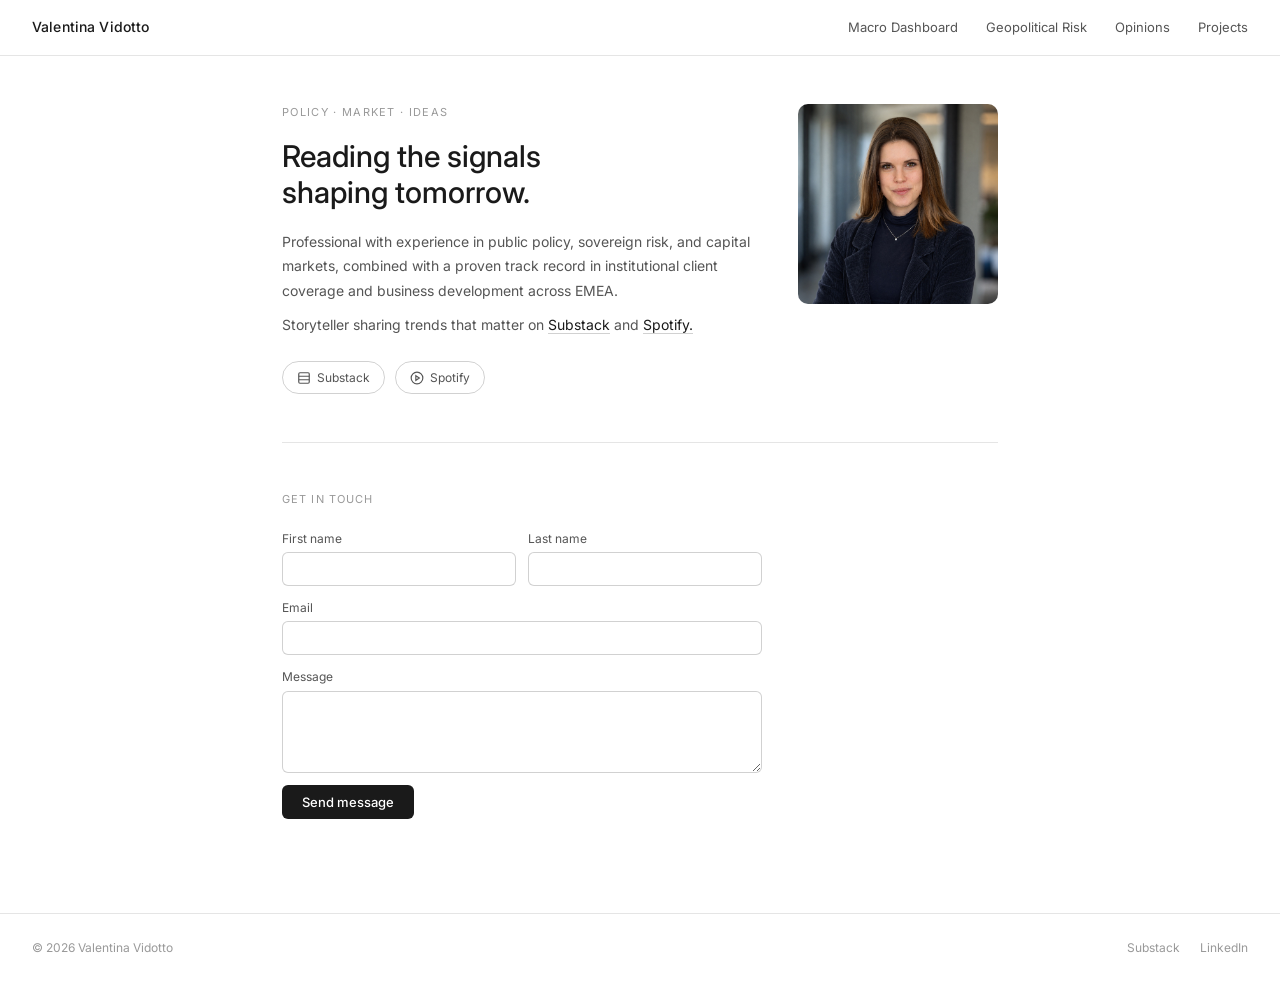
<file: index.html>
<!DOCTYPE html>
<html lang="en">
<head>
  <meta charset="UTF-8" />
  <meta name="viewport" content="width=device-width, initial-scale=1.0" />
  <title>Valentina Vidotto</title>
  <meta name="description" content="Professional with experience in public policy, sovereign risk, and capital markets across EMEA." />
  <link rel="stylesheet" href="assets/css/style.css" />
  <link rel="preconnect" href="https://fonts.googleapis.com" />
  <link rel="preconnect" href="https://fonts.gstatic.com" crossorigin />
  <link href="https://fonts.googleapis.com/css2?family=Inter:wght@400;500&display=swap" rel="stylesheet" />
</head>
<body>

  <nav class="nav" id="nav">
    <a class="nav-name" href="index.html">Valentina Vidotto</a>
    <button class="nav-toggle" id="nav-toggle" aria-label="Toggle menu">
      <span></span><span></span><span></span>
    </button>
    <div class="nav-links" id="nav-links">
      <a href="macro.html">Macro Dashboard</a>
       <a href="research/geopolitical-risk.html">Geopolitical Risk</a>
      <a href="opinions.html">Opinions</a>
      <a href="projects.html">Projects</a>
    </div>
  </nav>

  <main class="main">
    <section class="hero">
      <div class="hero-text">
        <p class="eyebrow">Policy · Market · Ideas</p>
        <h1>Reading the signals<br>shaping tomorrow.</h1>
        <p class="bio">Professional with experience in public policy, sovereign risk, and capital markets, combined with a proven track record in institutional client coverage and business development across EMEA.</p>
        <p class="bio">Storyteller sharing trends that matter on <a href="https://thecurrencyofchange.substack.com/" target="_blank" rel="noopener">Substack</a> and <a href="https://open.spotify.com/episode/017CqbQ0My6Vdus1MjJiqW" target="_blank" rel="noopener">Spotify.</a> </p>
        <div class="pill-row">
          <a class="pill" href="https://thecurrencyofchange.substack.com/" target="_blank" rel="noopener">
            <svg width="14" height="14" viewBox="0 0 24 24" fill="none" stroke="currentColor" stroke-width="2" aria-hidden="true"><rect x="3" y="3" width="18" height="18" rx="2"/><path d="M3 9h18M3 15h18"/></svg>
            Substack
          </a>
          <a class="pill" href="https://open.spotify.com/episode/017CqbQ0My6Vdus1MjJiqW" target="_blank" rel="noopener">
            <svg width="14" height="14" viewBox="0 0 24 24" fill="none" stroke="currentColor" stroke-width="2" aria-hidden="true"><circle cx="12" cy="12" r="10"/><polygon points="10,8 16,12 10,16"/></svg>
            Spotify
          </a>
        </div>
      </div>
      <div class="hero-photo">
        <img src="assets/img/photo.jpeg" alt="Valentina Vidotto" style="width:100%;border-radius:10px;object-fit:cover;" />
      </div>
    </section>

    <section class="contact" id="contact">
      <p class="section-label">Get in touch</p>
      <form class="contact-form" id="contact-form" novalidate>
        <div class="form-row">
          <div class="field">
            <label for="fname">First name</label>
            <input type="text" id="fname" name="fname" autocomplete="given-name" required />
          </div>
          <div class="field">
            <label for="lname">Last name</label>
            <input type="text" id="lname" name="lname" autocomplete="family-name" required />
          </div>
        </div>
        <div class="field">
          <label for="email">Email</label>
          <input type="email" id="email" name="email" autocomplete="email" required />
        </div>
        <div class="field">
          <label for="message">Message</label>
          <textarea id="message" name="message" rows="4" required></textarea>
        </div>
        <button type="submit" class="btn-primary">Send message</button>
        <p class="form-status" id="form-status" aria-live="polite"></p>
      </form>
    </section>
  </main>

  <footer class="footer">
    <span>© 2026 Valentina Vidotto</span>
    <div class="footer-links">
      <a href="https://thecurrencyofchange.substack.com/" target="_blank" rel="noopener">Substack</a>
      <a href="https://www.linkedin.com/in/valentina-vidotto/" target="_blank" rel="noopener">LinkedIn</a>
    </div>
  </footer>

  <script src="assets/js/nav.js"></script>
  <script src="assets/js/contact.js"></script>
</body>
</html>
</file>
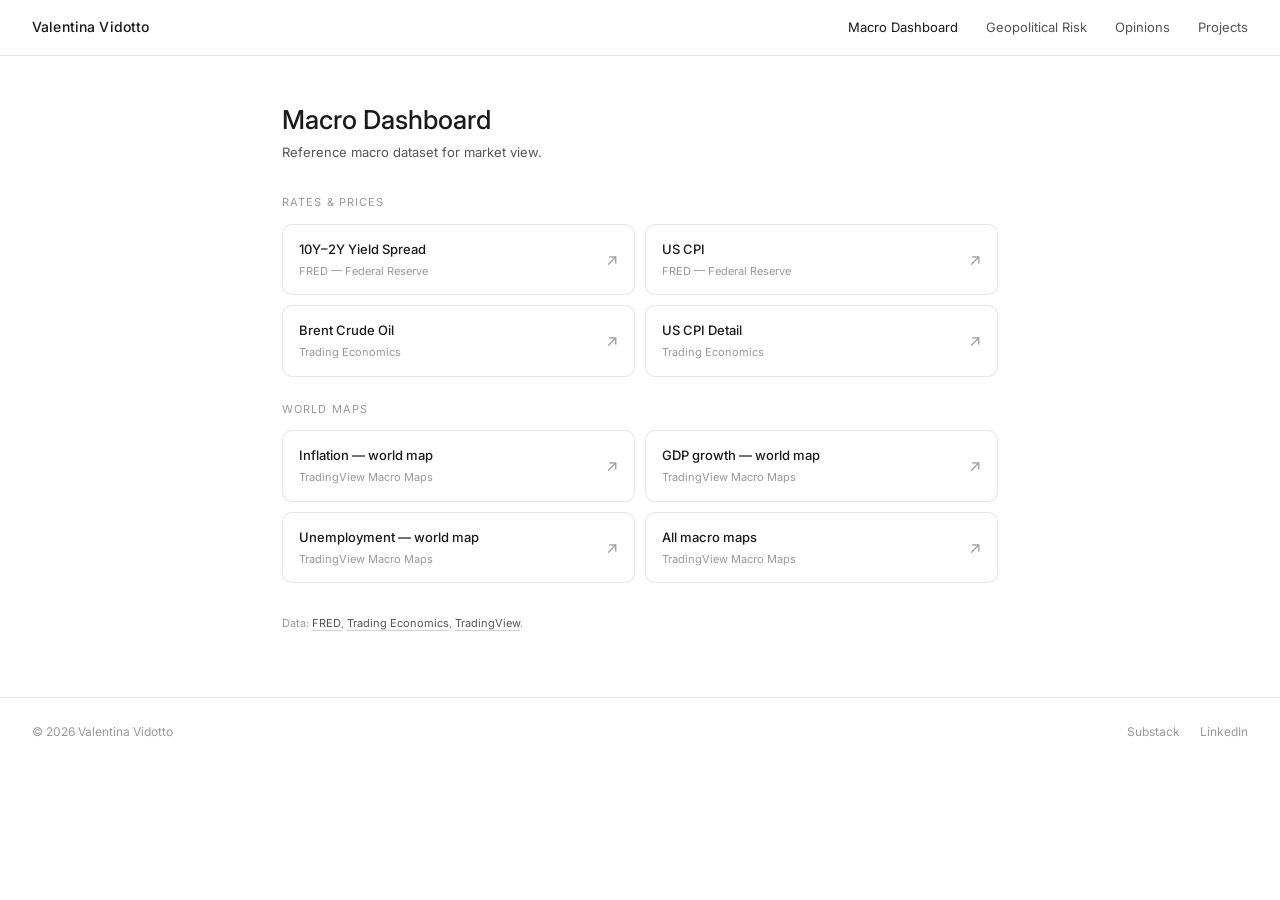
<file: macro.html>
<!DOCTYPE html>
<html lang="en">
<head>
  <meta charset="UTF-8" />
  <meta name="viewport" content="width=device-width, initial-scale=1.0" />
  <title>Macro Dashboard — Valentina Vidotto</title>
  <link rel="stylesheet" href="assets/css/style.css" />
  <link rel="preconnect" href="https://fonts.googleapis.com" />
  <link rel="preconnect" href="https://fonts.gstatic.com" crossorigin />
  <link href="https://fonts.googleapis.com/css2?family=Inter:wght@400;500&display=swap" rel="stylesheet" />
  <style>
    .link-card {
      display: flex; justify-content: space-between; align-items: center;
      padding: 14px 16px; border: 0.5px solid var(--border);
      border-radius: var(--radius); background: var(--bg);
      text-decoration: none; color: var(--text);
      transition: background 0.15s, border-color 0.15s;
    }
    .link-card:hover { background: var(--bg-2); border-color: var(--border-2); }
    .link-card-left { display: flex; flex-direction: column; gap: 3px; }
    .link-card-label { font-size: 13px; font-weight: 500; }
    .link-card-source { font-size: 11px; color: var(--text-3); }
    .link-card-arrow { color: var(--text-3); font-size: 16px; flex-shrink: 0; }
    .link-grid { display: grid; grid-template-columns: 1fr 1fr; gap: 10px; }
    @media (max-width: 600px) { .link-grid { grid-template-columns: 1fr; } }
  </style>
</head>
<body>

  <nav class="nav" id="nav">
    <a class="nav-name" href="index.html">Valentina Vidotto</a>
    <button class="nav-toggle" id="nav-toggle" aria-label="Toggle menu">
      <span></span><span></span><span></span>
    </button>
    <div class="nav-links" id="nav-links">
      <a href="macro.html" class="active">Macro Dashboard</a>
      <a href="research/geopolitical-risk.html">Geopolitical Risk</a>
      <a href="opinions.html">Opinions</a>
      <a href="projects.html">Projects</a>
    </div>
  </nav>

  <main class="main">
    <div class="page-header">
      <h1 class="page-title">Macro Dashboard</h1>
      <p class="page-sub">Reference macro dataset for market view.</p>
    </div>

    <p class="section-label" style="margin-bottom:0.75rem">Rates &amp; prices</p>
    <div class="link-grid" style="margin-bottom:1.5rem">
      <a class="link-card" href="https://fred.stlouisfed.org/series/T10Y2Y" target="_blank" rel="noopener">
        <div class="link-card-left">
          <span class="link-card-label">10Y–2Y Yield Spread</span>
          <span class="link-card-source">FRED — Federal Reserve</span>
        </div>
        <span class="link-card-arrow">↗</span>
      </a>
      <a class="link-card" href="https://fred.stlouisfed.org/series/CPIAUCSL" target="_blank" rel="noopener">
        <div class="link-card-left">
          <span class="link-card-label">US CPI</span>
          <span class="link-card-source">FRED — Federal Reserve</span>
        </div>
        <span class="link-card-arrow">↗</span>
      </a>
      <a class="link-card" href="https://tradingeconomics.com/commodity/brent-crude-oil" target="_blank" rel="noopener">
        <div class="link-card-left">
          <span class="link-card-label">Brent Crude Oil</span>
          <span class="link-card-source">Trading Economics</span>
        </div>
        <span class="link-card-arrow">↗</span>
      </a>
      <a class="link-card" href="https://tradingeconomics.com/united-states/consumer-price-index-cpi" target="_blank" rel="noopener">
        <div class="link-card-left">
          <span class="link-card-label">US CPI Detail</span>
          <span class="link-card-source">Trading Economics</span>
        </div>
        <span class="link-card-arrow">↗</span>
      </a>
    </div>

    <p class="section-label" style="margin-bottom:0.75rem">World maps</p>
    <div class="link-grid" style="margin-bottom:2rem">
      <a class="link-card" href="https://www.tradingview.com/macro-maps/?map=inflation" target="_blank" rel="noopener">
        <div class="link-card-left">
          <span class="link-card-label">Inflation — world map</span>
          <span class="link-card-source">TradingView Macro Maps</span>
        </div>
        <span class="link-card-arrow">↗</span>
      </a>
      <a class="link-card" href="https://www.tradingview.com/macro-maps/?map=gdp" target="_blank" rel="noopener">
        <div class="link-card-left">
          <span class="link-card-label">GDP growth — world map</span>
          <span class="link-card-source">TradingView Macro Maps</span>
        </div>
        <span class="link-card-arrow">↗</span>
      </a>
      <a class="link-card" href="https://www.tradingview.com/macro-maps/?map=unemployment" target="_blank" rel="noopener">
        <div class="link-card-left">
          <span class="link-card-label">Unemployment — world map</span>
          <span class="link-card-source">TradingView Macro Maps</span>
        </div>
        <span class="link-card-arrow">↗</span>
      </a>
      <a class="link-card" href="https://www.tradingview.com/macro-maps/" target="_blank" rel="noopener">
        <div class="link-card-left">
          <span class="link-card-label">All macro maps</span>
          <span class="link-card-source">TradingView Macro Maps</span>
        </div>
        <span class="link-card-arrow">↗</span>
      </a>
    </div>

    <p class="data-note">Data: <a href="https://fred.stlouisfed.org" target="_blank" rel="noopener">FRED</a>, <a href="https://tradingeconomics.com" target="_blank" rel="noopener">Trading Economics</a>, <a href="https://www.tradingview.com" target="_blank" rel="noopener">TradingView</a>.</p>
  </main>

  <footer class="footer">
    <span>© 2026 Valentina Vidotto</span>
    <div class="footer-links">
      <a href="https://thecurrencyofchange.substack.com/" target="_blank" rel="noopener">Substack</a>
      <a href="https://www.linkedin.com/in/valentina-vidotto" target="_blank" rel="noopener">LinkedIn</a>
    </div>
  </footer>

  <script src="assets/js/nav.js"></script>
</body>
</html>
</file>
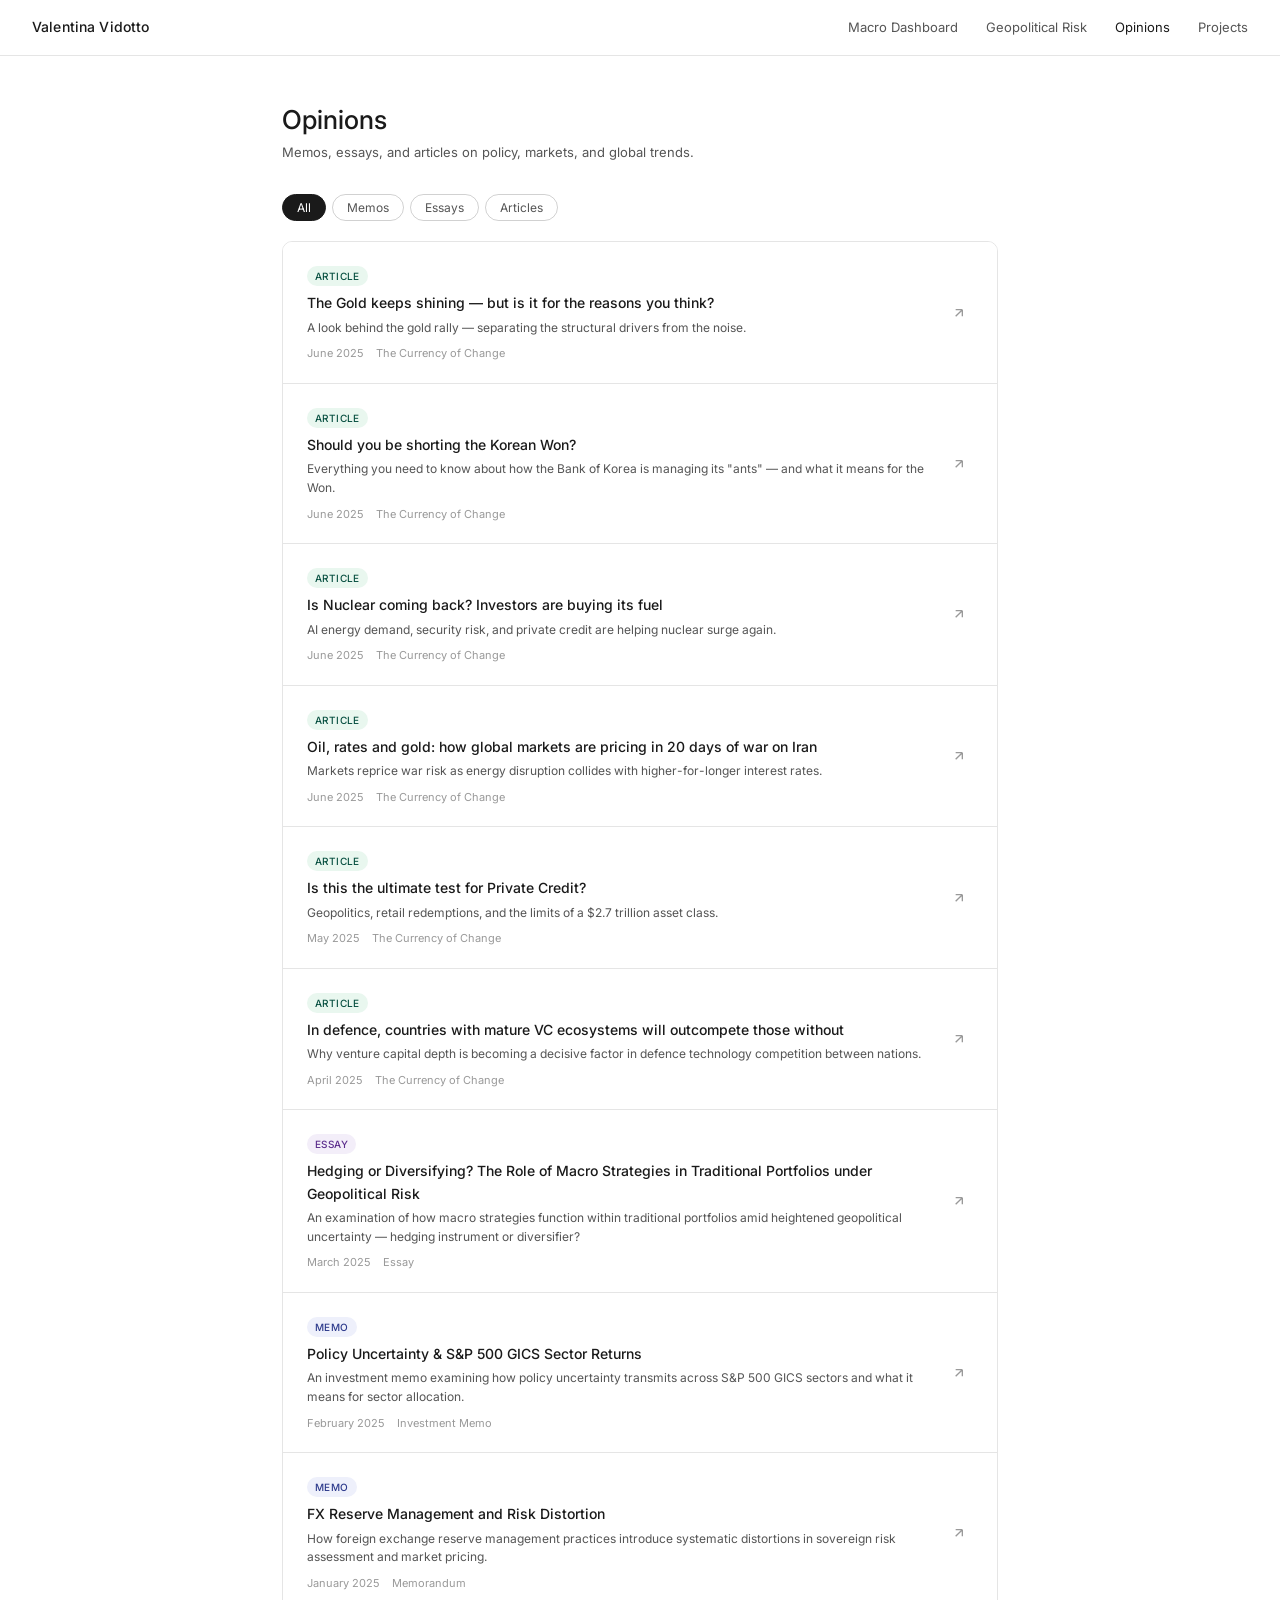
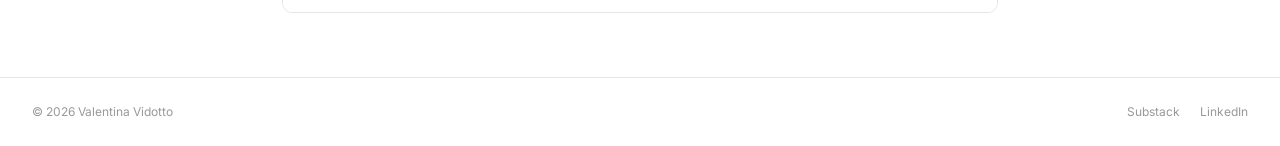
<file: opinions.html>
<!DOCTYPE html>
<html lang="en">
<head>
  <meta charset="UTF-8" />
  <meta name="viewport" content="width=device-width, initial-scale=1.0" />
  <title>Opinions — Valentina Vidotto</title>
  <link rel="stylesheet" href="assets/css/style.css" />
  <link rel="preconnect" href="https://fonts.googleapis.com" />
  <link rel="preconnect" href="https://fonts.gstatic.com" crossorigin />
  <link href="https://fonts.googleapis.com/css2?family=Inter:wght@400;500&display=swap" rel="stylesheet" />
</head>
<body>

  <nav class="nav" id="nav">
    <a class="nav-name" href="index.html">Valentina Vidotto</a>
    <button class="nav-toggle" id="nav-toggle" aria-label="Toggle menu">
      <span></span><span></span><span></span>
    </button>
    <div class="nav-links" id="nav-links">
      <a href="macro.html">Macro Dashboard</a>
      <a href="research/geopolitical-risk.html">Geopolitical Risk</a>
      <a href="opinions.html" class="active">Opinions</a>
      <a href="projects.html">Projects</a>
    </div>
  </nav>

  <main class="main">
    <div class="page-header">
      <h1 class="page-title">Opinions</h1>
      <p class="page-sub">Memos, essays, and articles on policy, markets, and global trends.</p>
    </div>

    <div class="filter-row">
      <button class="filter-btn active" data-filter="all">All</button>
      <button class="filter-btn" data-filter="memo">Memos</button>
      <button class="filter-btn" data-filter="essay">Essays</button>
      <button class="filter-btn" data-filter="article">Articles</button>
    </div>

    <div id="blog-loading" class="chart-loading" style="padding:1rem 0;">Loading…</div>
    <div class="blog-list" id="blog-list" style="display:none"></div>
    <p id="blog-empty" style="display:none;font-size:13px;color:var(--text-3);padding:1rem 0;">No pieces in this category yet.</p>
  </main>

  <footer class="footer">
    <span>© 2026 Valentina Vidotto</span>
    <div class="footer-links">
      <a href="https://thecurrencyofchange.substack.com/" target="_blank" rel="noopener">Substack</a>
      <a href="https://www.linkedin.com/in/valentina-vidotto" target="_blank" rel="noopener">LinkedIn</a>
    </div>
  </footer>

  <script src="assets/js/nav.js"></script>
  <script src="assets/js/opinions.js"></script>
</body>
</html>
</file>
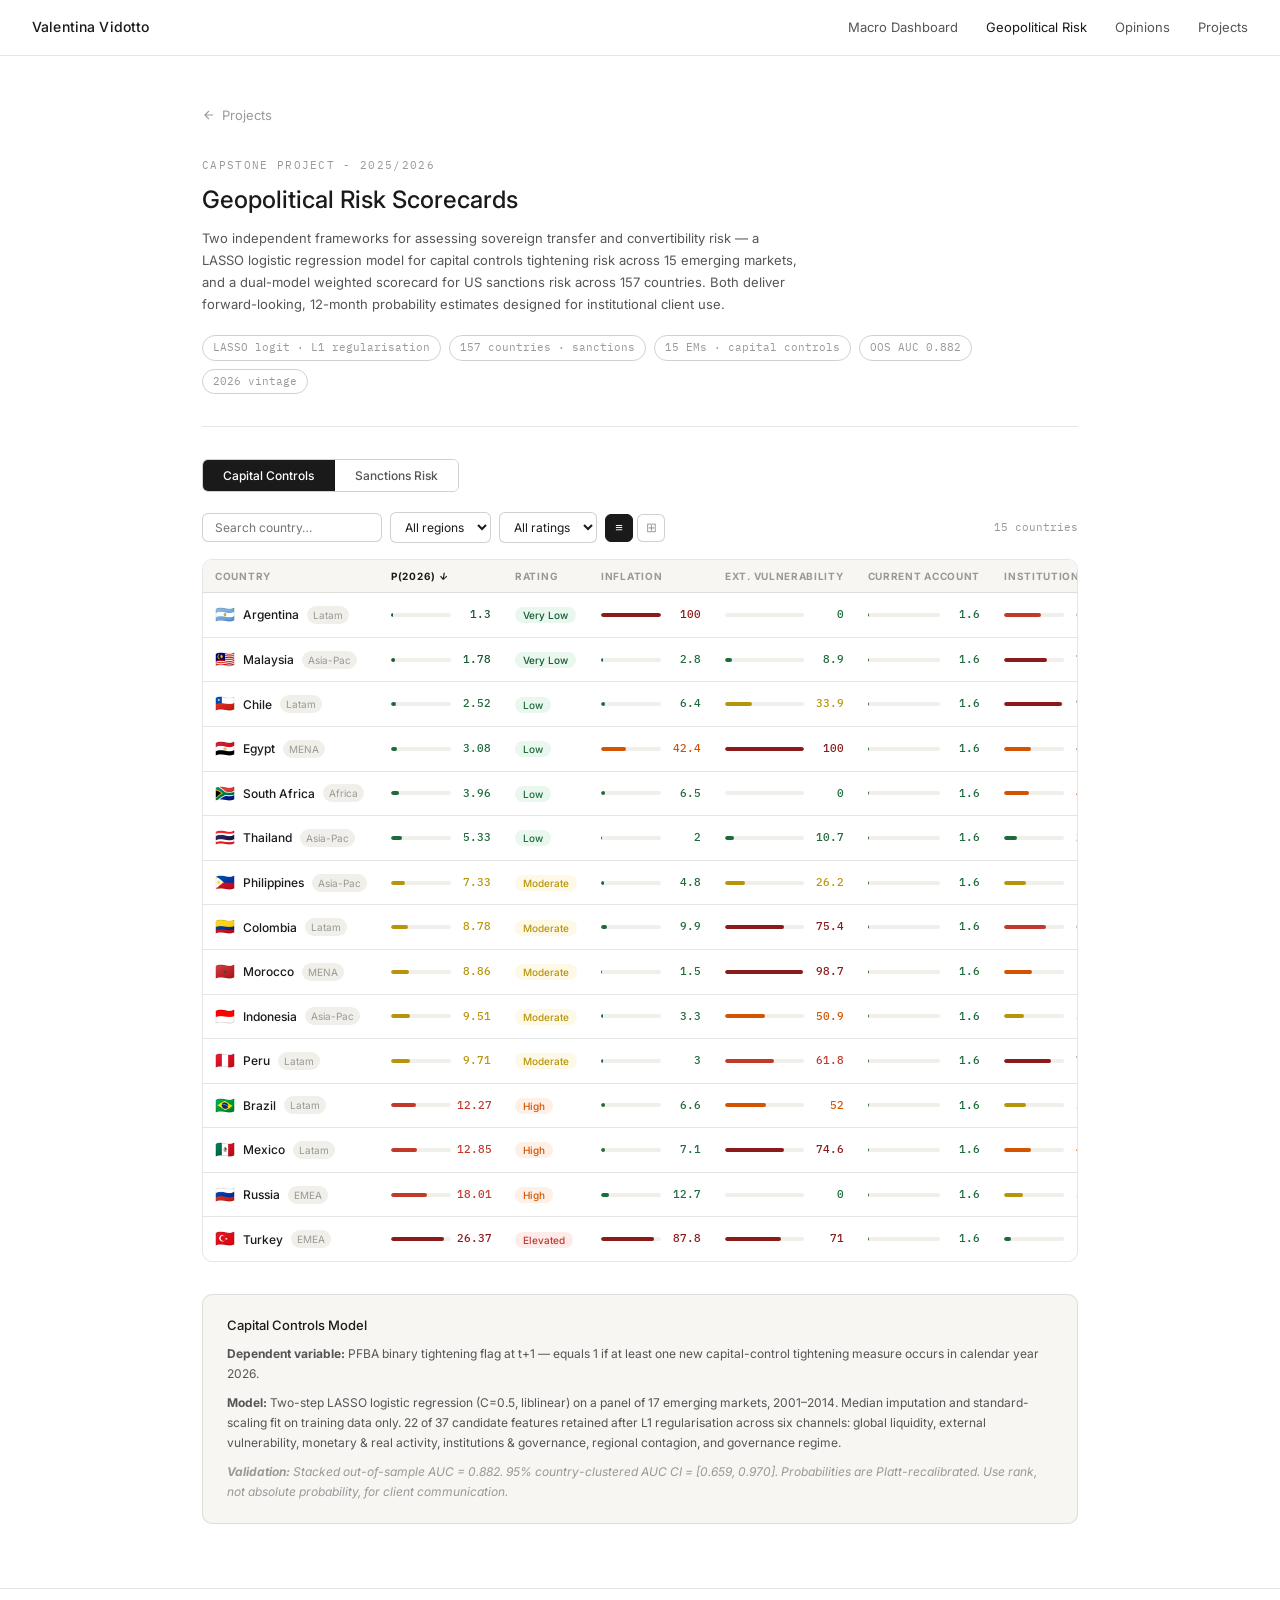
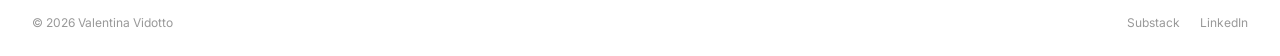
<file: research/geopolitical-risk.html>
<!DOCTYPE html>
<html lang="en">
<head>
  <meta charset="UTF-8" />
  <meta name="viewport" content="width=device-width, initial-scale=1.0" />
  <title>Geopolitical Risk — Valentina Vidotto</title>
  <link rel="stylesheet" href="../assets/css/style.css" />
  <link rel="preconnect" href="https://fonts.googleapis.com" />
  <link rel="preconnect" href="https://fonts.gstatic.com" crossorigin />
  <link href="https://fonts.googleapis.com/css2?family=Inter:wght@400;500&family=IBM+Plex+Mono:wght@400;500&display=swap" rel="stylesheet" />
  <style>
    :root { --mono:'IBM Plex Mono',monospace; }

    /* ── Hero ── */
    .gr-hero { border-bottom:0.5px solid var(--border); padding-bottom:2rem; margin-bottom:2rem; }
    .gr-eyebrow { font-size:11px; letter-spacing:0.12em; text-transform:uppercase; color:var(--text-3); margin-bottom:0.6rem; font-family:var(--mono); }
    .gr-title { font-size:24px; font-weight:500; line-height:1.25; margin-bottom:0.75rem; }
    .gr-sub { font-size:13px; color:var(--text-2); max-width:600px; line-height:1.7; margin-bottom:1.25rem; }
    .gr-pills { display:flex; gap:8px; flex-wrap:wrap; }
    .gr-pill { font-size:11px; font-family:var(--mono); padding:3px 10px; border:0.5px solid var(--border-2); border-radius:999px; color:var(--text-3); }

    /* ── Tabs ── */
    .gr-tabs { display:flex; gap:0; border:0.5px solid var(--border-2); border-radius:var(--radius-sm); overflow:hidden; margin-bottom:1.25rem; width:fit-content; }
    .gr-tab { font-family:var(--sans); font-size:12px; font-weight:500; padding:8px 20px; border:none; background:var(--bg); color:var(--text-2); cursor:pointer; transition:background 0.15s,color 0.15s; border-right:0.5px solid var(--border-2); }
    .gr-tab:last-child { border-right:none; }
    .gr-tab.active { background:var(--text); color:#fff; }
    .gr-tab:hover:not(.active) { background:var(--bg-2); color:var(--text); }

    /* ── Controls ── */
    .gr-controls { display:flex; gap:8px; flex-wrap:wrap; align-items:center; margin-bottom:1rem; }
    .gr-search { font-family:var(--sans); font-size:12px; padding:6px 12px; border:0.5px solid var(--border-2); border-radius:var(--radius-sm); background:var(--bg); color:var(--text); width:180px; }
    .gr-search:focus { outline:none; border-color:var(--blue); }
    .gr-select { font-family:var(--sans); font-size:12px; padding:6px 10px; border:0.5px solid var(--border-2); border-radius:var(--radius-sm); background:var(--bg); color:var(--text); cursor:pointer; }
    .gr-count { font-size:11px; color:var(--text-3); margin-left:auto; font-family:var(--mono); }
    .view-toggle { display:flex; gap:4px; }
    .view-btn { width:28px; height:28px; display:flex; align-items:center; justify-content:center; border:0.5px solid var(--border-2); border-radius:var(--radius-sm); background:var(--bg); cursor:pointer; color:var(--text-3); font-size:13px; }
    .view-btn.active { background:var(--text); color:#fff; border-color:var(--text); }

    /* ── Table ── */
    .gr-table-wrap { overflow-x:auto; border:0.5px solid var(--border); border-radius:var(--radius); }
    .gr-table { width:100%; border-collapse:collapse; font-size:12px; }
    .gr-table th { padding:8px 12px; text-align:left; font-size:10px; text-transform:uppercase; letter-spacing:0.07em; color:var(--text-3); background:var(--bg-2); border-bottom:0.5px solid var(--border); white-space:nowrap; cursor:pointer; user-select:none; }
    .gr-table th:hover { color:var(--text); }
    .gr-table th.sorted { color:var(--text); }
    .gr-table td { padding:9px 12px; border-bottom:0.5px solid var(--border); vertical-align:middle; }
    .gr-table tr:last-child td { border-bottom:none; }
    .gr-table tr:hover td { background:var(--bg-2); cursor:pointer; }
    .country-cell { display:flex; align-items:center; gap:8px; }
    .c-flag { font-size:16px; }
    .c-name { font-weight:500; }
    .region-badge { font-size:10px; padding:1px 6px; border-radius:999px; background:var(--bg-3); color:var(--text-3); white-space:nowrap; }

    /* ── Score bar ── */
    .score-cell { display:flex; align-items:center; gap:6px; min-width:100px; }
    .score-bar-wrap { flex:1; height:4px; background:var(--bg-3); border-radius:2px; overflow:hidden; }
    .score-bar { height:100%; border-radius:2px; }
    .score-num { font-family:var(--mono); font-size:11px; font-weight:500; width:34px; text-align:right; }

    /* ── Risk badge ── */
    .risk-badge { font-size:10px; font-weight:500; padding:2px 8px; border-radius:999px; white-space:nowrap; }
    .r-Critical { background:#FDECEA; color:#8B1A1A; }
    .r-Elevated  { background:#FDECEA; color:#C0392B; }
    .r-High      { background:#FEF0E7; color:#D35400; }
    .r-Moderate  { background:#FEF9E7; color:#B7950B; }
    .r-Low       { background:#E9F7EF; color:#1D6A3A; }
    .r-Very-Low  { background:#E9F7EF; color:#145A32; }

    /* ── Card grid ── */
    .gr-cards { display:grid; grid-template-columns:repeat(3,1fr); gap:10px; }
    .gr-card { border:0.5px solid var(--border); border-radius:var(--radius); padding:14px; background:#FAFAF8; cursor:pointer; transition:border-color 0.15s,box-shadow 0.15s; }
    .gr-card:hover { border-color:var(--border-2); box-shadow:0 2px 10px rgba(0,0,0,0.07); }
    .gr-card-top { display:flex; justify-content:space-between; align-items:flex-start; margin-bottom:8px; }
    .gr-card-country { font-size:13px; font-weight:500; }
    .gr-card-region { font-size:10px; color:var(--text-3); margin-top:2px; }
    .gr-card-score { font-family:var(--mono); font-size:20px; font-weight:500; line-height:1; }
    .gr-card-bars { display:flex; flex-direction:column; gap:5px; margin-top:10px; }
    .pillar-row { display:flex; align-items:center; gap:5px; }
    .pillar-label { font-size:10px; color:var(--text-3); width:90px; flex-shrink:0; overflow:hidden; text-overflow:ellipsis; white-space:nowrap; }
    .pillar-bar-wrap { flex:1; height:3px; background:var(--bg-3); border-radius:2px; overflow:hidden; }
    .pillar-bar { height:100%; border-radius:2px; }
    .pillar-val { font-family:var(--mono); font-size:10px; color:var(--text-3); width:22px; text-align:right; }

    /* ── Drawer ── */
    .gr-overlay { display:none; position:fixed; inset:0; background:rgba(0,0,0,0.28); z-index:200; backdrop-filter:blur(2px); }
    .gr-overlay.open { display:block; }
    .gr-drawer { position:fixed; top:0; right:0; bottom:0; width:380px; background:var(--bg); border-left:0.5px solid var(--border-2); z-index:201; overflow-y:auto; transform:translateX(100%); transition:transform 0.25s ease; padding:2rem 1.5rem; }
    .gr-drawer.open { transform:translateX(0); }
    .dr-close { position:absolute; top:1rem; right:1rem; background:none; border:none; cursor:pointer; font-size:18px; color:var(--text-3); width:28px; height:28px; display:flex; align-items:center; justify-content:center; border-radius:var(--radius-sm); }
    .dr-close:hover { background:var(--bg-2); color:var(--text); }
    .dr-country { font-size:20px; font-weight:500; margin-bottom:4px; }
    .dr-region { font-size:12px; color:var(--text-3); margin-bottom:1.25rem; }
    .dr-score-row { display:flex; gap:10px; margin-bottom:1.5rem; }
    .dr-box { flex:1; background:var(--bg-2); border-radius:var(--radius-sm); padding:10px 12px; text-align:center; }
    .dr-box-label { font-size:10px; text-transform:uppercase; letter-spacing:0.07em; color:var(--text-3); margin-bottom:4px; font-family:var(--mono); }
    .dr-box-val { font-size:22px; font-weight:500; font-family:var(--mono); }
    .dr-section { margin-bottom:1.25rem; }
    .dr-section-title { font-size:11px; text-transform:uppercase; letter-spacing:0.08em; color:var(--text-3); margin-bottom:10px; font-family:var(--mono); }
    .dr-pillar { display:flex; align-items:center; gap:8px; margin-bottom:8px; }
    .dr-pillar-name { font-size:12px; width:140px; flex-shrink:0; color:var(--text-2); }
    .dr-pillar-bar-wrap { flex:1; height:5px; background:var(--bg-3); border-radius:3px; overflow:hidden; }
    .dr-pillar-bar { height:100%; border-radius:3px; }
    .dr-pillar-val { font-family:var(--mono); font-size:11px; font-weight:500; width:28px; text-align:right; }
    .dr-inputs { margin-top:0.5rem; display:flex; flex-direction:column; gap:6px; }
    .dr-input-row { display:flex; justify-content:space-between; font-size:11px; padding:5px 8px; background:var(--bg-2); border-radius:var(--radius-sm); }
    .dr-input-label { color:var(--text-3); }
    .dr-input-val { font-family:var(--mono); font-weight:500; }

    /* ── Methodology ── */
    .gr-method { margin-top:2rem; padding:1.25rem 1.5rem; background:var(--bg-2); border-radius:var(--radius); border:0.5px solid var(--border); }
    .gr-method h3 { font-size:13px; font-weight:500; margin-bottom:0.5rem; }
    .gr-method p { font-size:12px; color:var(--text-2); line-height:1.7; margin-bottom:0.5rem; }
    .gr-method p:last-child { margin-bottom:0; color:var(--text-3); font-style:italic; }

    .hidden { display:none !important; }
    @media (max-width:600px) {
      .gr-cards { grid-template-columns:1fr 1fr; }
      .gr-drawer { width:100%; }
    }
  </style>
</head>
<body>

  <nav class="nav" id="nav">
    <a class="nav-name" href="../index.html">Valentina Vidotto</a>
    <button class="nav-toggle" id="nav-toggle" aria-label="Toggle menu">
      <span></span><span></span><span></span>
    </button>
     <div class="nav-links" id="nav-links">
      <a href="../macro.html">Macro Dashboard</a>
       <a href="geopolitical-risk.html" class="active">Geopolitical Risk</a>
      <a href="../opinions.html">Opinions</a>
      <a href="../projects.html">Projects</a>
    </div>
  </nav>

  <main class="main" style="max-width:940px">

    <a href="../projects.html" class="back-link">
      <svg width="14" height="14" viewBox="0 0 24 24" fill="none" stroke="currentColor" stroke-width="2"><path d="M19 12H5M12 19l-7-7 7-7"/></svg>
      Projects
    </a>

    <div class="gr-hero">
      <p class="gr-eyebrow">Capstone Project - 2025/2026</p>
      <h1 class="gr-title">Geopolitical Risk Scorecards</h1>
      <p class="gr-sub">Two independent frameworks for assessing sovereign transfer and convertibility risk — a LASSO logistic regression model for capital controls tightening risk across 15 emerging markets, and a dual-model weighted scorecard for US sanctions risk across 157 countries. Both deliver forward-looking, 12-month probability estimates designed for institutional client use.</p>
      <div class="gr-pills">
        <span class="gr-pill">LASSO logit · L1 regularisation</span>
        <span class="gr-pill">157 countries · sanctions</span>
        <span class="gr-pill">15 EMs · capital controls</span>
        <span class="gr-pill">OOS AUC 0.882</span>
        <span class="gr-pill">2026 vintage</span>
      </div>
    </div>

    <div class="gr-tabs">
      <button class="gr-tab active" data-tab="cc">Capital Controls</button>
      <button class="gr-tab" data-tab="sc">Sanctions Risk</button>
    </div>

    <div class="gr-controls">
      <input class="gr-search" type="text" id="gr-search" placeholder="Search country…" />
      <select class="gr-select" id="gr-region">
        <option value="">All regions</option>
      </select>
      <select class="gr-select" id="gr-rating">
        <option value="">All ratings</option>
      </select>
      <div class="view-toggle">
        <button class="view-btn active" id="btn-table" title="Table view">≡</button>
        <button class="view-btn" id="btn-grid" title="Grid view">⊞</button>
      </div>
      <span class="gr-count" id="gr-count"></span>
    </div>

    <div id="table-view">
      <div class="gr-table-wrap">
        <table class="gr-table">
          <thead><tr id="gr-thead"></tr></thead>
          <tbody id="gr-tbody"></tbody>
        </table>
      </div>
    </div>

    <div id="grid-view" class="hidden">
      <div class="gr-cards" id="gr-cards"></div>
    </div>

    <div class="gr-method" id="gr-method"></div>

  </main>

  <!-- Drawer -->
  <div class="gr-overlay" id="gr-overlay"></div>
  <div class="gr-drawer" id="gr-drawer">
    <button class="dr-close" id="dr-close">✕</button>
    <div id="dr-content"></div>
  </div>

  <footer class="footer">
    <span>© 2026 Valentina Vidotto</span>
    <div class="footer-links">
      <a href="https://thecurrencyofchange.substack.com/" target="_blank" rel="noopener">Substack</a>
      <a href="https://www.linkedin.com/in/valentina-vidotto" target="_blank" rel="noopener">LinkedIn</a>
    </div>
  </footer>

  <script src="../assets/js/nav.js"></script>
  <script src="scorecard-data.js"></script>
  <script>
  (function(){
    var tab='cc', view='table', sortCol='score', sortDir=-1;
    var search='', region='', rating='';

    var METHODS = {
      cc: '<h3>Capital Controls Model</h3>'
        + '<p><strong>Dependent variable:</strong> PFBA binary tightening flag at t+1 — equals 1 if at least one new capital-control tightening measure occurs in calendar year 2026.</p>'
        + '<p><strong>Model:</strong> Two-step LASSO logistic regression (C=0.5, liblinear) on a panel of 17 emerging markets, 2001–2014. Median imputation and standard-scaling fit on training data only. 22 of 37 candidate features retained after L1 regularisation across six channels: global liquidity, external vulnerability, monetary &amp; real activity, institutions &amp; governance, regional contagion, and governance regime.</p>'
        + '<p><strong>Validation:</strong> Stacked out-of-sample AUC = 0.882. 95% country-clustered AUC CI = [0.659, 0.970]. Probabilities are Platt-recalibrated. Use rank, not absolute probability, for client communication.</p>',
      sc: '<h3>Sanctions Risk Model</h3>'
        + '<p><strong>Coverage:</strong> 157 countries scored on US sanctions risk using a dual-model framework — M1 (≥3 sanctions events, more restrictive sample) and M2 (≥1 event, broader). M2 weights displayed by default.</p>'
        + '<p><strong>Variables:</strong> Five dimensions — Troop alignment (US DoD/GlobalSecurity), Trade alignment (CEPII/UN Comtrade), Liberal democracy (V-Dem v14), Economic complexity (Harvard Growth Lab OEC), and PTS political terror score. Logistic regression coefficients empirically calibrated against 2023 OFAC, EU, and UN sanctions events.</p>'
        + '<p><strong>Score:</strong> 0–100 weighted index. Critical ≥70 · High 55–69 · Elevated 40–54 · Moderate 25–39 · Low &lt;25. Currently sanctioned countries flagged separately in raw data.</p>'
    };

    function getData(){
      var d = tab==='cc' ? CC_DATA : SC_DATA;
      if(search){ var s=search.toLowerCase(); d=d.filter(function(x){return x.country.toLowerCase().includes(s);}); }
      if(region) d=d.filter(function(x){return x.region===region;});
      if(rating) d=d.filter(function(x){return x.rating===rating;});
      d=d.slice().sort(function(a,b){
        var av,bv;
        if(sortCol==='country'){av=a.country;bv=b.country;}
        else if(sortCol==='score'){av=tab==='cc'?a.prob:a.score;bv=tab==='cc'?b.prob:b.score;}
        else {av=a.pillars[sortCol]||0;bv=b.pillars[sortCol]||0;}
        if(av<bv)return sortDir;if(av>bv)return -sortDir;return 0;
      });
      return d;
    }

    function badge(rating){
      var cls='r-'+rating.replace(/\s+/g,'-');
      return '<span class="risk-badge '+cls+'">'+rating+'</span>';
    }

    function bar(val,color,max){
      max=max||100;
      var pct=Math.round(val/max*100);
      return '<div class="score-cell">'
        +'<div class="score-bar-wrap"><div class="score-bar" style="width:'+pct+'%;background:'+color+'"></div></div>'
        +'<span class="score-num" style="color:'+color+'">'+val+'</span>'
        +'</div>';
    }

    function mainColor(d){
      return tab==='cc' ? getCCColor(d.prob) : getScoreColor(d.score);
    }

    function mainVal(d){ return tab==='cc' ? d.prob+'%' : d.score; }
    function mainNum(d){ return tab==='cc' ? d.prob : d.score; }

    function populateFilters(data){
      var regions=[...new Set(data.map(function(d){return d.region;}))].sort();
      var ratings=[...new Set(data.map(function(d){return d.rating;}))];
      var rOrder=['Critical','Elevated','High','Moderate','Low','Very Low'];
      ratings.sort(function(a,b){return rOrder.indexOf(a)-rOrder.indexOf(b);});

      var rsel=document.getElementById('gr-region');
      var saved_r=rsel.value;
      rsel.innerHTML='<option value="">All regions</option>';
      regions.forEach(function(r){rsel.innerHTML+='<option value="'+r+'"'+(r===saved_r?' selected':'')+'>'+r+'</option>';});

      var tsel=document.getElementById('gr-rating');
      var saved_t=tsel.value;
      tsel.innerHTML='<option value="">All ratings</option>';
      ratings.forEach(function(r){tsel.innerHTML+='<option value="'+r+'"'+(r===saved_t?' selected':'')+'>'+r+'</option>';});
    }

    function buildHead(pillars){
      var scoreLabel = tab==='cc' ? 'P(2026)' : 'Score (0–100)';
      var cols=[{k:'country',l:'Country'},{k:'score',l:scoreLabel},{k:'rating',l:'Rating'}];
      Object.keys(pillars).forEach(function(k){cols.push({k:k,l:k});});
      var thead=document.getElementById('gr-thead');
      thead.innerHTML=cols.map(function(c){
        var sorted=sortCol===c.k;
        var icon=sorted?(sortDir===-1?' ↓':' ↑'):'';
        return '<th class="'+(sorted?'sorted':'')+'" data-k="'+c.k+'">'+c.l+(icon?'<em>'+icon+'</em>':'')+'</th>';
      }).join('');
      thead.querySelectorAll('th').forEach(function(th){
        th.addEventListener('click',function(){
          var k=th.dataset.k;
          if(k==='rating')return;
          if(sortCol===k)sortDir*=-1;
          else{sortCol=k;sortDir=k==='country'?1:-1;}
          render();
        });
      });
    }

    function buildTable(data){
      if(!data.length){document.getElementById('gr-tbody').innerHTML='<tr><td colspan="20" style="text-align:center;padding:2rem;color:var(--text-3);font-size:12px;">No countries match your filters.</td></tr>';return;}
      var pillars=data[0].pillars;
      buildHead(pillars);
      var tbody=document.getElementById('gr-tbody');
      tbody.innerHTML=data.map(function(d){
        var c=mainColor(d);
        var pcells=Object.entries(d.pillars).map(function(e){
          return '<td>'+bar(e[1],getScoreColor(e[1]),100)+'</td>';
        }).join('');
        return '<tr data-idx="'+d.country+'">'
          +'<td><div class="country-cell"><span class="c-flag">'+d.flag+'</span><span class="c-name">'+d.country+'</span><span class="region-badge">'+d.region+'</span></div></td>'
          +'<td>'+bar(mainNum(d),c,tab==='cc'?30:100)+'</td>'
          +'<td>'+badge(d.rating)+'</td>'
          +pcells+'</tr>';
      }).join('');
      tbody.querySelectorAll('tr').forEach(function(tr){
        tr.addEventListener('click',function(){openDrawer(tr.dataset.idx);});
      });
    }

    function buildGrid(data){
      var cards=document.getElementById('gr-cards');
      if(!data.length){cards.innerHTML='<p style="font-size:12px;color:var(--text-3);">No countries match your filters.</p>';return;}
      cards.innerHTML=data.map(function(d){
        var c=mainColor(d);
        var bars=Object.entries(d.pillars).map(function(e){
          return '<div class="pillar-row">'
            +'<span class="pillar-label">'+e[0]+'</span>'
            +'<div class="pillar-bar-wrap"><div class="pillar-bar" style="width:'+e[1]+'%;background:'+getScoreColor(e[1])+'"></div></div>'
            +'<span class="pillar-val">'+e[1]+'</span>'
            +'</div>';
        }).join('');
        return '<div class="gr-card" data-idx="'+d.country+'">'
          +'<div class="gr-card-top"><div><div class="gr-card-country">'+d.flag+' '+d.country+'</div><div class="gr-card-region">'+d.region+'</div></div>'
          +'<div class="gr-card-score" style="color:'+c+'">'+mainVal(d)+'</div></div>'
          +badge(d.rating)
          +'<div class="gr-card-bars">'+bars+'</div>'
          +'</div>';
      }).join('');
      cards.querySelectorAll('.gr-card').forEach(function(el){
        el.addEventListener('click',function(){openDrawer(el.dataset.idx);});
      });
    }

    function openDrawer(name){
      var src=tab==='cc'?CC_DATA:SC_DATA;
      var d=src.find(function(x){return x.country===name;});
      if(!d)return;
      var c=mainColor(d);
      var scoreLabel=tab==='cc'?'P(Tighten 2026)':'Score (0–100)';
      var scoreVal=tab==='cc'?d.prob+'%':d.score;
      var pillarRows=Object.entries(d.pillars).map(function(e){
        var pc=getScoreColor(e[1]);
        return '<div class="dr-pillar">'
          +'<span class="dr-pillar-name">'+e[0]+'</span>'
          +'<div class="dr-pillar-bar-wrap"><div class="dr-pillar-bar" style="width:'+e[1]+'%;background:'+pc+'"></div></div>'
          +'<span class="dr-pillar-val" style="color:'+pc+'">'+e[1]+'</span>'
          +'</div>';
      }).join('');
      var html='<div class="dr-country">'+d.flag+' '+d.country+'</div>'
        +'<div class="dr-region">'+d.region+' &nbsp;·&nbsp; '+badge(d.rating)+'</div>'
        +'<div class="dr-score-row">'
        +'<div class="dr-box"><div class="dr-box-label">'+scoreLabel+'</div><div class="dr-box-val" style="color:'+c+'">'+scoreVal+'</div></div>'
        +'<div class="dr-box"><div class="dr-box-label">Rating</div><div style="padding-top:8px">'+badge(d.rating)+'</div></div>'
        +'</div>'
        +'<div class="dr-section"><div class="dr-section-title">Pillar breakdown</div>'+pillarRows+'</div>';
      document.getElementById('dr-content').innerHTML=html;
      document.getElementById('gr-overlay').classList.add('open');
      document.getElementById('gr-drawer').classList.add('open');
    }

    function closeDrawer(){
      document.getElementById('gr-overlay').classList.remove('open');
      document.getElementById('gr-drawer').classList.remove('open');
    }

    function render(){
      var all=tab==='cc'?CC_DATA:SC_DATA;
      populateFilters(all);
      var data=getData();
      document.getElementById('gr-count').textContent=data.length+' countries';
      document.getElementById('gr-method').innerHTML=METHODS[tab];
      if(view==='table')buildTable(data);
      else buildGrid(data);
    }

    document.addEventListener('DOMContentLoaded',function(){
      document.querySelectorAll('.gr-tab').forEach(function(btn){
        btn.addEventListener('click',function(){
          tab=btn.dataset.tab; sortCol='score'; sortDir=-1; search=''; region=''; rating='';
          document.getElementById('gr-search').value='';
          document.getElementById('gr-region').value='';
          document.getElementById('gr-rating').value='';
          document.querySelectorAll('.gr-tab').forEach(function(b){b.classList.remove('active');});
          btn.classList.add('active');
          render();
        });
      });
      document.getElementById('btn-table').addEventListener('click',function(){
        view='table';
        document.getElementById('table-view').classList.remove('hidden');
        document.getElementById('grid-view').classList.add('hidden');
        document.getElementById('btn-table').classList.add('active');
        document.getElementById('btn-grid').classList.remove('active');
        render();
      });
      document.getElementById('btn-grid').addEventListener('click',function(){
        view='grid';
        document.getElementById('table-view').classList.add('hidden');
        document.getElementById('grid-view').classList.remove('hidden');
        document.getElementById('btn-grid').classList.add('active');
        document.getElementById('btn-table').classList.remove('active');
        render();
      });
      document.getElementById('gr-search').addEventListener('input',function(){search=this.value.trim();render();});
      document.getElementById('gr-region').addEventListener('change',function(){region=this.value;render();});
      document.getElementById('gr-rating').addEventListener('change',function(){rating=this.value;render();});
      document.getElementById('dr-close').addEventListener('click',closeDrawer);
      document.getElementById('gr-overlay').addEventListener('click',closeDrawer);
      render();
    });
  })();
  </script>
</body>
</html>
</file>
<file: assets/css/style.css>
/* ── Reset & base ── */
*, *::before, *::after { box-sizing: border-box; margin: 0; padding: 0; }

:root {
  --sans: 'Inter', system-ui, sans-serif;
  --text: #1a1a1a;
  --text-2: #555;
  --text-3: #999;
  --border: rgba(0,0,0,0.1);
  --border-2: rgba(0,0,0,0.18);
  --bg: #fff;
  --bg-2: #f7f6f3;
  --bg-3: #f0efe9;
  --radius: 10px;
  --radius-sm: 6px;
  --blue: #185FA5;
  --green: #1D9E75;
  --amber: #BA7517;
  --red: #D85A30;
  --nav-h: 56px;
  --max: 780px;
}

html { font-size: 16px; scroll-behavior: smooth; }

body {
  font-family: var(--sans);
  color: var(--text);
  background: var(--bg);
  line-height: 1.6;
  -webkit-font-smoothing: antialiased;
}

a { color: inherit; text-decoration: none; }
a:focus-visible { outline: 2px solid var(--blue); outline-offset: 2px; border-radius: 2px; }

img, canvas, svg { display: block; max-width: 100%; }

/* ── Nav ── */
.nav {
  position: sticky;
  top: 0;
  z-index: 100;
  background: rgba(255,255,255,0.92);
  backdrop-filter: blur(8px);
  -webkit-backdrop-filter: blur(8px);
  border-bottom: 0.5px solid var(--border);
  height: var(--nav-h);
  display: flex;
  align-items: center;
  justify-content: space-between;
  padding: 0 2rem;
  gap: 2rem;
}

.nav-name {
  font-size: 14px;
  font-weight: 500;
  letter-spacing: 0.01em;
  white-space: nowrap;
}

.nav-links {
  display: flex;
  gap: 1.75rem;
}

.nav-links a {
  font-size: 13px;
  color: var(--text-2);
  transition: color 0.15s;
}

.nav-links a:hover,
.nav-links a.active { color: var(--text); }

.nav-toggle {
  display: none;
  flex-direction: column;
  gap: 5px;
  background: none;
  border: none;
  cursor: pointer;
  padding: 4px;
}

.nav-toggle span {
  display: block;
  width: 20px;
  height: 1.5px;
  background: var(--text);
  transition: transform 0.2s, opacity 0.2s;
}

/* ── Main layout ── */
.main {
  max-width: var(--max);
  margin: 0 auto;
  padding: 3rem 2rem 4rem;
}

/* ── Hero ── */
.hero {
  display: grid;
  grid-template-columns: 1fr 200px;
  gap: 3rem;
  align-items: start;
  padding-bottom: 3rem;
  border-bottom: 0.5px solid var(--border);
  margin-bottom: 3rem;
}

.eyebrow {
  font-size: 11px;
  letter-spacing: 0.12em;
  text-transform: uppercase;
  color: var(--text-3);
  margin-bottom: 1rem;
}

h1 {
  font-size: 30px;
  font-weight: 500;
  line-height: 1.2;
  margin-bottom: 1.25rem;
}

.bio {
  font-size: 14px;
  color: var(--text-2);
  line-height: 1.75;
  max-width: 480px;
  margin-bottom: 0.6rem;
}

.bio a { color: var(--text); border-bottom: 0.5px solid var(--border-2); }
.bio a:hover { border-bottom-color: var(--text); }

.pill-row {
  display: flex;
  gap: 10px;
  flex-wrap: wrap;
  margin-top: 1.5rem;
}

.pill {
  display: inline-flex;
  align-items: center;
  gap: 6px;
  padding: 6px 14px;
  font-size: 12px;
  border: 0.5px solid var(--border-2);
  border-radius: 999px;
  color: var(--text-2);
  transition: background 0.15s, color 0.15s;
}

.pill:hover { background: var(--bg-2); color: var(--text); }

.hero-photo { display: flex; flex-direction: column; align-items: flex-end; }

.photo-placeholder {
  width: 160px;
  height: 210px;
  border-radius: var(--radius);
  background: var(--bg-3);
  border: 0.5px solid var(--border);
  display: flex;
  align-items: center;
  justify-content: center;
  font-size: 18px;
  font-weight: 500;
  color: var(--text-3);
  letter-spacing: 0.05em;
}

/* ── Contact ── */
.contact { padding-top: 0; }

.section-label {
  font-size: 11px;
  letter-spacing: 0.1em;
  text-transform: uppercase;
  color: var(--text-3);
  margin-bottom: 1.25rem;
}

.contact-form { max-width: 480px; display: flex; flex-direction: column; gap: 12px; }

.form-row { display: grid; grid-template-columns: 1fr 1fr; gap: 12px; }

.field { display: flex; flex-direction: column; gap: 4px; }

.field label { font-size: 12px; color: var(--text-2); }

.field input,
.field textarea {
  font-family: var(--sans);
  font-size: 13px;
  color: var(--text);
  background: var(--bg);
  border: 0.5px solid var(--border-2);
  border-radius: var(--radius-sm);
  padding: 8px 12px;
  transition: border-color 0.15s;
  resize: vertical;
}

.field input:focus,
.field textarea:focus {
  outline: none;
  border-color: var(--blue);
  box-shadow: 0 0 0 3px rgba(24,95,165,0.1);
}

.btn-primary {
  align-self: flex-start;
  padding: 9px 20px;
  font-family: var(--sans);
  font-size: 13px;
  font-weight: 500;
  color: #fff;
  background: var(--text);
  border: none;
  border-radius: var(--radius-sm);
  cursor: pointer;
  transition: opacity 0.15s;
}

.btn-primary:hover { opacity: 0.8; }
.btn-primary:disabled { opacity: 0.5; cursor: not-allowed; }

.form-status { font-size: 13px; color: var(--text-2); min-height: 18px; }
.form-status.success { color: var(--green); }
.form-status.error { color: var(--red); }

/* ── Page header ── */
.page-header { margin-bottom: 2rem; }
.page-title { font-size: 26px; font-weight: 500; margin-bottom: 0.4rem; }
.page-sub { font-size: 13px; color: var(--text-2); }
.page-sub a { border-bottom: 0.5px solid var(--border-2); }
.page-sub a:hover { border-bottom-color: var(--text); }
.muted { color: var(--text-3); }

/* ── API key bar ── */
.api-key-bar {
  display: flex;
  align-items: center;
  gap: 10px;
  flex-wrap: wrap;
  padding: 10px 14px;
  background: var(--bg-2);
  border-radius: var(--radius-sm);
  border: 0.5px solid var(--border);
  margin-bottom: 1.25rem;
  font-size: 12px;
  color: var(--text-2);
}

.api-key-bar input {
  flex: 1;
  min-width: 180px;
  font-family: var(--sans);
  font-size: 12px;
  padding: 5px 10px;
  border: 0.5px solid var(--border-2);
  border-radius: var(--radius-sm);
  background: var(--bg);
  color: var(--text);
}

.api-key-bar button {
  font-family: var(--sans);
  font-size: 12px;
  padding: 5px 12px;
  border: 0.5px solid var(--border-2);
  border-radius: var(--radius-sm);
  background: var(--bg);
  cursor: pointer;
  color: var(--text);
}

.api-key-bar button:hover { background: var(--bg-3); }
.key-help { color: var(--blue); font-size: 11px; }

/* ── Stat grid ── */
.stat-grid {
  display: grid;
  grid-template-columns: repeat(3, 1fr);
  gap: 10px;
  margin-bottom: 12px;
}

.stat-card {
  background: var(--bg-2);
  border-radius: var(--radius-sm);
  padding: 12px 14px;
}

.stat-label {
  font-size: 11px;
  color: var(--text-3);
  text-transform: uppercase;
  letter-spacing: 0.07em;
  margin-bottom: 6px;
}

.stat-value { font-size: 22px; font-weight: 500; }

.stat-delta {
  font-size: 11px;
  color: var(--text-3);
  margin-top: 3px;
}

.stat-delta.up { color: var(--green); }
.stat-delta.dn { color: var(--red); }

/* ── Dashboard grid ── */
.dashboard {
  display: grid;
  grid-template-columns: 1fr 1fr;
  gap: 10px;
}

.chart-card {
  background: var(--bg);
  border: 0.5px solid var(--border);
  border-radius: var(--radius);
  overflow: hidden;
}

.chart-card.span2 { grid-column: 1 / -1; }

.chart-head {
  display: flex;
  justify-content: space-between;
  align-items: center;
  padding: 12px 16px 0;
}

.chart-title { font-size: 13px; font-weight: 500; }

.source-badge {
  font-size: 10px;
  padding: 2px 8px;
  border-radius: 999px;
  border: 0.5px solid var(--border-2);
  color: var(--text-3);
  display: flex;
  align-items: center;
  gap: 5px;
}

.source-badge::before {
  content: '';
  width: 5px;
  height: 5px;
  border-radius: 50%;
  display: inline-block;
}

.source-badge.live::before { background: var(--green); }
.source-badge.api::before { background: var(--blue); }

.chart-body { padding: 12px 16px 16px; }

.chart-loading {
  font-size: 12px;
  color: var(--text-3);
  padding: 8px 0;
}

.chart-loading.error { color: var(--red); }

.map-body { padding: 0; }

.map-card .chart-body { padding: 8px 0 0; }

.data-note {
  margin-top: 16px;
  font-size: 11px;
  color: var(--text-3);
  line-height: 1.6;
}

.data-note a { color: var(--text-2); border-bottom: 0.5px solid var(--border-2); }
.data-note a:hover { color: var(--text); }

/* ── Blog ── */
.filter-row {
  display: flex;
  gap: 6px;
  margin-bottom: 1.25rem;
  flex-wrap: wrap;
}

.filter-btn {
  font-family: var(--sans);
  font-size: 12px;
  padding: 5px 14px;
  border: 0.5px solid var(--border-2);
  border-radius: 999px;
  background: none;
  color: var(--text-2);
  cursor: pointer;
  transition: background 0.15s, color 0.15s;
}

.filter-btn:hover { background: var(--bg-2); color: var(--text); }
.filter-btn.active { background: var(--text); color: #fff; border-color: var(--text); }

.blog-list { display: flex; flex-direction: column; border: 0.5px solid var(--border); border-radius: var(--radius); overflow: hidden; }

.blog-item {
  display: flex;
  justify-content: space-between;
  align-items: center;
  gap: 1rem;
  padding: 1.25rem 1.5rem;
  background: var(--bg);
  border-bottom: 0.5px solid var(--border);
  transition: background 0.15s;
}

.blog-item:last-child { border-bottom: none; }
.blog-item:hover { background: var(--bg-2); }
.blog-item[style*="none"] { display: none; }

.blog-main { flex: 1; }

.tag {
  display: inline-block;
  font-size: 10px;
  font-weight: 500;
  padding: 2px 8px;
  border-radius: 999px;
  letter-spacing: 0.04em;
  margin-bottom: 6px;
  text-transform: uppercase;
}

.tag-policy { background: #E6F1FB; color: #0C447C; }
.tag-market { background: #E1F5EE; color: #085041; }
.tag-ideas  { background: #FAEEDA; color: #633806; }

.blog-title { font-size: 14px; font-weight: 500; margin-bottom: 4px; }

.blog-excerpt { font-size: 12px; color: var(--text-2); line-height: 1.55; margin-bottom: 8px; }

.blog-meta { display: flex; gap: 12px; font-size: 11px; color: var(--text-3); }

.blog-arrow {
  color: var(--text-3);
  flex-shrink: 0;
  padding: 6px;
  border-radius: var(--radius-sm);
  transition: color 0.15s, background 0.15s;
}

.blog-arrow:hover { color: var(--text); background: var(--bg-3); }

/* ── Projects ── */
.projects-section { margin-bottom: 2.5rem; }
.projects-section .section-label { margin-bottom: 1rem; }

.project-grid {
  display: grid;
  grid-template-columns: 1fr 1fr;
  gap: 12px;
}

/* Base card */
.project-card {
  display: flex;
  flex-direction: column;
  border: 0.5px solid var(--border);
  border-radius: var(--radius);
  background: var(--bg);
  overflow: hidden;
  transition: border-color 0.2s, box-shadow 0.2s;
  cursor: pointer;
}

.project-card:hover {
  border-color: var(--border-2);
  box-shadow: 0 4px 16px rgba(0,0,0,0.06);
}

/* Text elements — work whether card has photo or not */
.project-card > .project-type  { padding: 1.1rem 1.25rem 0; }
.project-card > .project-name  { padding: 6px 1.25rem 0; }
.project-card > .project-desc  { padding: 6px 1.25rem 0; flex: 1; }
.project-card > .project-link  { padding: 10px 1.25rem 1.25rem; }

.project-type { font-size: 11px; text-transform: uppercase; letter-spacing: 0.08em; color: var(--text-3); margin-bottom: 0; }
.project-name { font-size: 14px; font-weight: 500; line-height: 1.4; }
.project-desc { font-size: 12px; color: var(--text-2); line-height: 1.6; margin-top: 4px; margin-bottom: 0; }
.project-link { font-size: 12px; color: var(--text-3); transition: color 0.15s; margin-top: auto; }
.project-card:hover .project-link { color: var(--text); }

/* ── Photo cards (Cool Stuff) ── */
.panel-photo-wrapper {
  width: 100%;
  overflow: hidden;
  margin-top: 12px;
  background: var(--bg-3);
  flex-shrink: 0;
}

.panel-photo {
  width: 100%;
  height: 210px;
  object-fit: cover;
  object-position: center 15%;
  display: block;
  transition: transform 0.5s ease;
}

.project-card:hover .panel-photo {
  transform: scale(1.03);
}

/* ── Conferences ── */
.conf-list { display: flex; flex-direction: column; gap: 8px; }

.conf-item {
  display: flex;
  justify-content: space-between;
  align-items: center;
  gap: 1rem;
  padding: 12px 16px;
  border: 0.5px solid var(--border);
  border-radius: var(--radius-sm);
  background: var(--bg);
  transition: background 0.15s, border-color 0.15s;
}

.conf-item:hover { background: var(--bg-2); border-color: var(--border-2); }

.conf-name { font-size: 14px; font-weight: 500; margin-bottom: 3px; }
.conf-org { font-size: 12px; color: var(--text-3); }
.conf-arrow { color: var(--text-3); flex-shrink: 0; }
.conf-item:hover .conf-arrow { color: var(--text); }

/* ── Footer ── */
.footer {
  border-top: 0.5px solid var(--border);
  padding: 1.5rem 2rem;
  display: flex;
  justify-content: space-between;
  align-items: center;
  font-size: 12px;
  color: var(--text-3);
  max-width: 100%;
}

.footer-links { display: flex; gap: 1.25rem; }
.footer-links a { color: var(--text-3); transition: color 0.15s; }
.footer-links a:hover { color: var(--text); }

/* ── Map SVG ── */
.world-map { width: 100%; height: auto; }
.map-country { stroke: #fff; stroke-width: 0.3; transition: opacity 0.15s; cursor: default; }
.map-country:hover { opacity: 0.75; }
.map-tooltip {
  position: absolute;
  background: var(--text);
  color: #fff;
  font-size: 11px;
  padding: 4px 8px;
  border-radius: 4px;
  pointer-events: none;
  white-space: nowrap;
  display: none;
}
.map-wrapper { position: relative; }
.map-legend { display: flex; align-items: center; gap: 8px; padding: 8px 16px 12px; font-size: 11px; color: var(--text-3); }
.legend-bar { flex: 1; max-width: 160px; height: 6px; border-radius: 3px; }
.legend-label { white-space: nowrap; }

/* ── Responsive ── */
@media (max-width: 600px) {
  .nav { padding: 0 1.25rem; }
  .nav-links { display: none; flex-direction: column; gap: 0; position: absolute; top: var(--nav-h); left: 0; right: 0; background: #fff; border-bottom: 0.5px solid var(--border); padding: 0.5rem 0; }
  .nav-links.open { display: flex; }
  .nav-links a { padding: 0.75rem 1.5rem; font-size: 14px; }
  .nav-toggle { display: flex; }

  .main { padding: 2rem 1.25rem 3rem; }
  .hero { grid-template-columns: 1fr; gap: 1.5rem; }
  .hero-photo { align-items: flex-start; }
  .photo-placeholder { width: 100px; height: 130px; }
  h1 { font-size: 24px; }

  .form-row { grid-template-columns: 1fr; }
  .stat-grid { grid-template-columns: 1fr 1fr; }
  .stat-grid .stat-card:last-child { grid-column: 1 / -1; }
  .dashboard { grid-template-columns: 1fr; }
  .chart-card.span2 { grid-column: 1; }
  .project-grid { grid-template-columns: 1fr; }
  .panel-photo { height: 180px; }
}

/* ── Article page ── */
.article-main { max-width: 640px; }

.back-link {
  display: inline-flex;
  align-items: center;
  gap: 6px;
  font-size: 13px;
  color: var(--text-3);
  margin-bottom: 2rem;
  transition: color 0.15s;
}

.back-link:hover { color: var(--text); }

.article-header { margin-bottom: 2.5rem; }

.article-header .tag { margin-bottom: 1rem; }

.article-title {
  font-size: 26px;
  font-weight: 500;
  line-height: 1.25;
  margin-bottom: 0.75rem;
  margin-top: 0.5rem;
}

.article-meta {
  display: flex;
  gap: 12px;
  font-size: 13px;
  color: var(--text-3);
  flex-wrap: wrap;
}

.article-body {
  font-family: 'Lora', Georgia, serif;
  font-size: 17px;
  line-height: 1.8;
  color: var(--text);
}

.article-body p { margin-bottom: 1.4rem; }

.article-body h2 {
  font-family: var(--sans);
  font-size: 17px;
  font-weight: 500;
  margin: 2.5rem 0 1rem;
  color: var(--text);
}

.article-body h3 {
  font-family: var(--sans);
  font-size: 15px;
  font-weight: 500;
  margin: 2rem 0 0.75rem;
  color: var(--text);
}

.article-body blockquote {
  border-left: 2px solid var(--border-2);
  margin: 2rem 0;
  padding: 0.25rem 0 0.25rem 1.5rem;
  font-style: italic;
  color: var(--text-2);
}

.article-body a {
  color: var(--text);
  border-bottom: 0.5px solid var(--border-2);
}

.article-body a:hover { border-bottom-color: var(--text); }

.article-body ul,
.article-body ol {
  margin: 0 0 1.4rem 1.5rem;
}

.article-body li { margin-bottom: 0.4rem; }

.article-body hr {
  border: none;
  border-top: 0.5px solid var(--border);
  margin: 2.5rem 0;
}

.article-body strong { font-weight: 500; }

/* ── Opinion tag colours ── */
.tag-memo    { background: #EEF0FB; color: #2D3A8C; }
.tag-essay   { background: #F3EEF9; color: #5B2D8C; }
.tag-article { background: #E9F7EF; color: #085041; }
</file>
